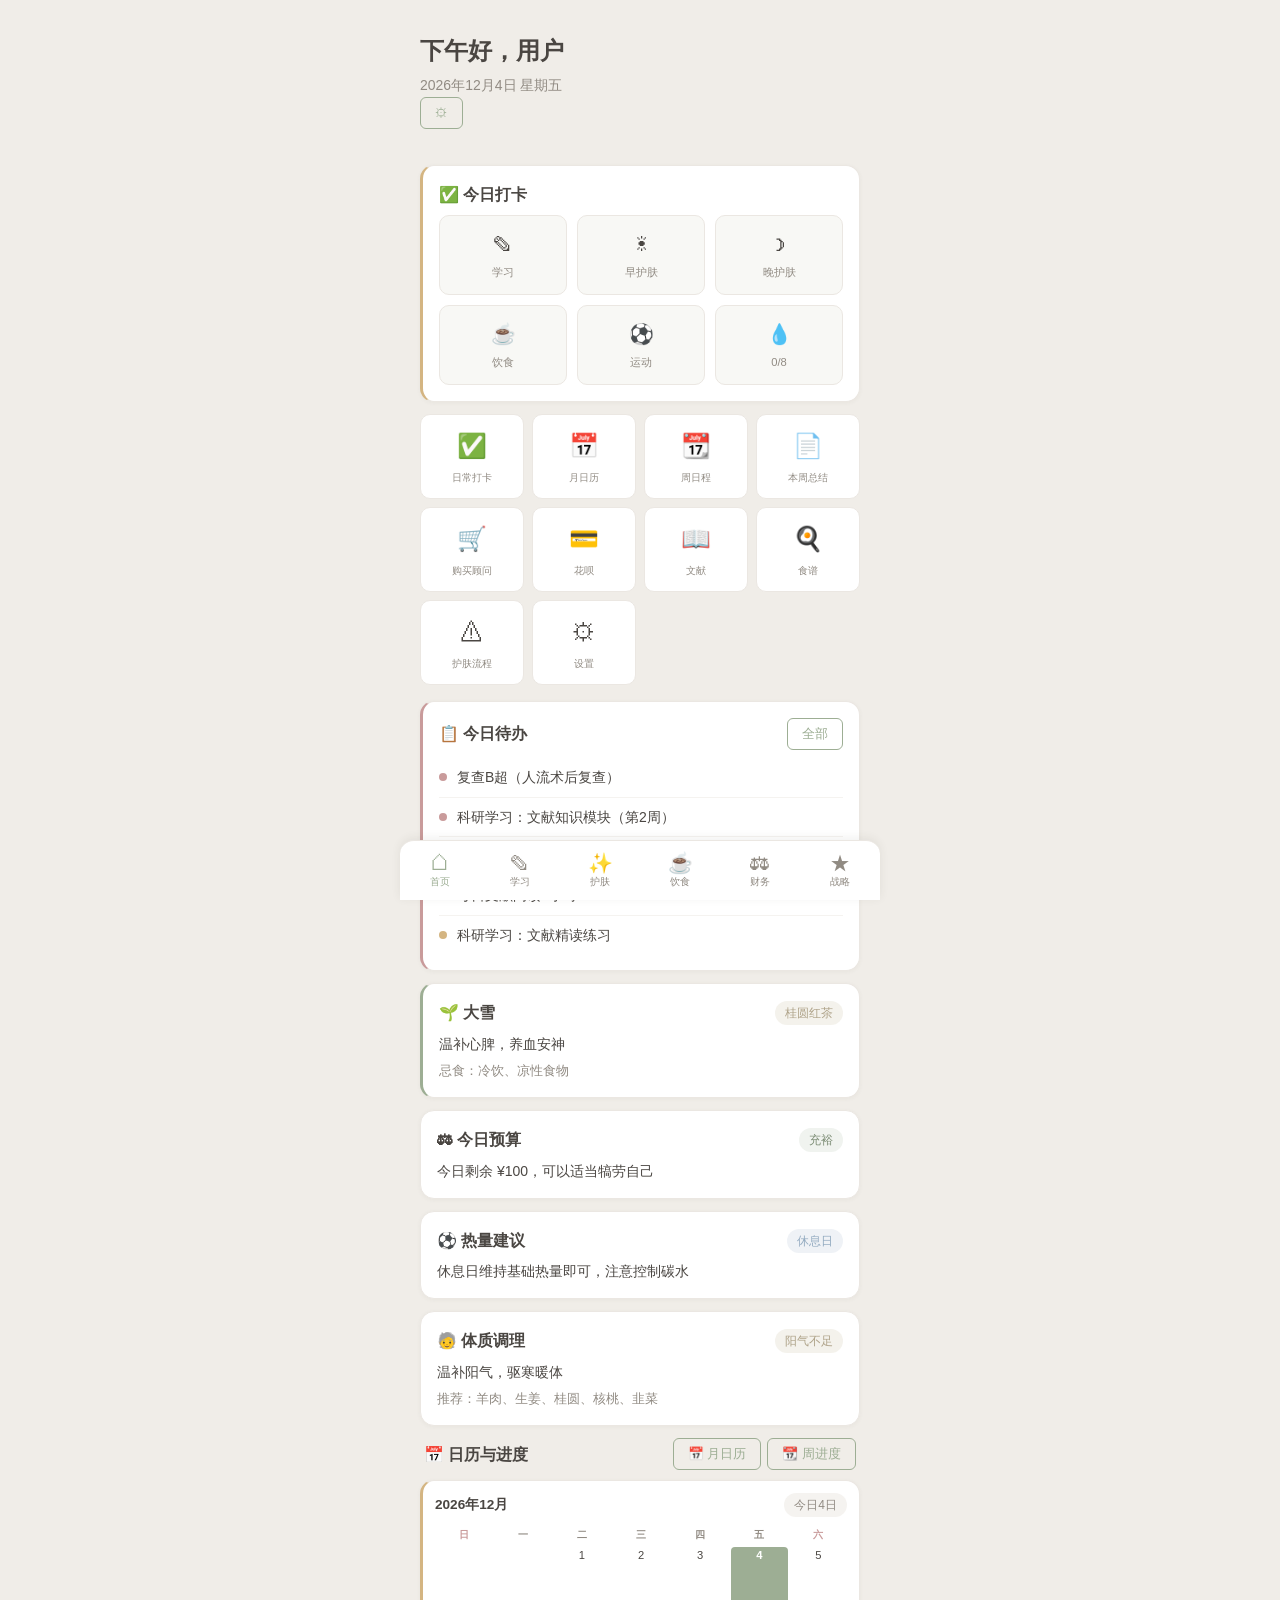
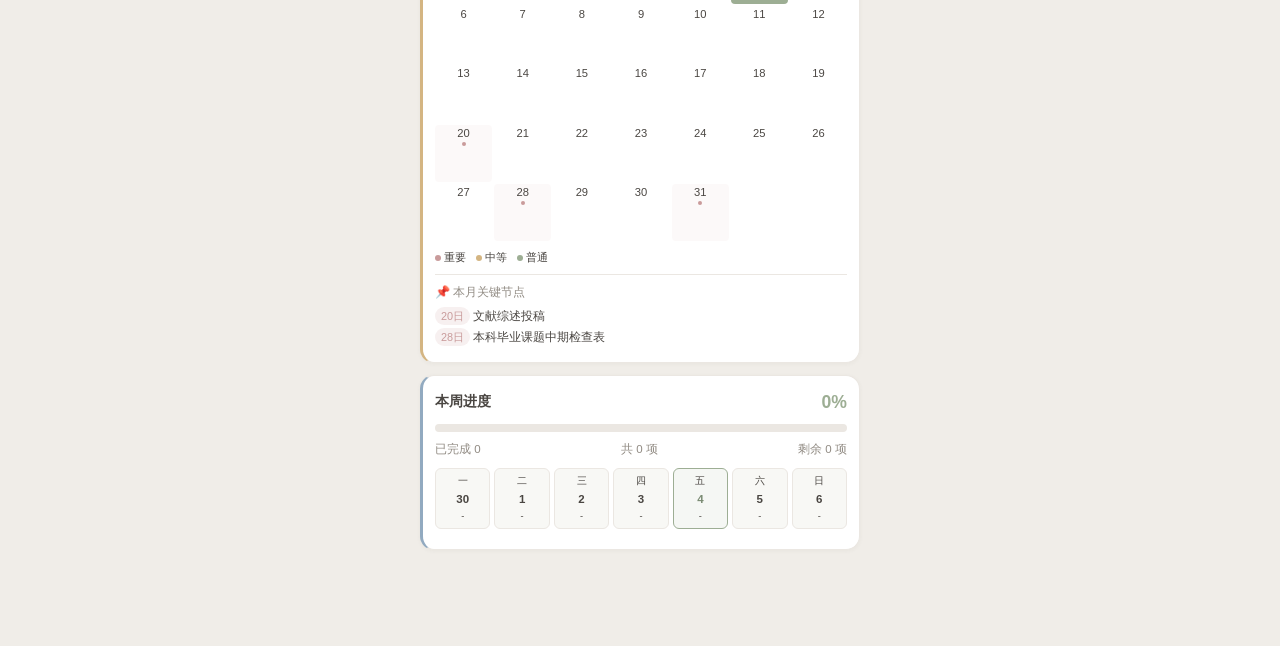
<file: index.html>
<!DOCTYPE html>
<html lang="zh-CN">
<head>
  <meta charset="UTF-8">
  <meta name="viewport" content="width=device-width, initial-scale=1.0, maximum-scale=1.0, user-scalable=no, viewport-fit=cover">
  <meta name="theme-color" content="#9DAE94">
  <meta name="apple-mobile-web-app-capable" content="yes">
  <meta name="apple-mobile-web-app-status-bar-style" content="default">
  <meta name="apple-mobile-web-app-title" content="工作台">
  <meta name="description" content="个人生活管理工作台 - 集成学习、护肤、饮食、运动、财务与战略规划">
  <link rel="manifest" href="./manifest.json?v=14">
  <link rel="icon" type="image/svg+xml" href="data:image/svg+xml,%3Csvg xmlns='http://www.w3.org/2000/svg' viewBox='0 0 192 192'%3E%3Crect width='192' height='192' rx='40' fill='%239DAE94'/%3E%3Cpath d='M96 40 L96 152' stroke='white' stroke-width='8' stroke-linecap='round'/%3E%3Cpath d='M60 76 L96 40 L132 76' stroke='white' stroke-width='8' stroke-linecap='round' stroke-linejoin='round' fill='none'/%3E%3Cpath d='M52 120 L140 120' stroke='white' stroke-width='8' stroke-linecap='round'/%3E%3C/svg%3E">
  <link rel="apple-touch-icon" href="data:image/svg+xml,%3Csvg xmlns='http://www.w3.org/2000/svg' viewBox='0 0 192 192'%3E%3Crect width='192' height='192' rx='40' fill='%239DAE94'/%3E%3Cpath d='M96 40 L96 152' stroke='white' stroke-width='8' stroke-linecap='round'/%3E%3Cpath d='M60 76 L96 40 L132 76' stroke='white' stroke-width='8' stroke-linecap='round' stroke-linejoin='round' fill='none'/%3E%3Cpath d='M52 120 L140 120' stroke='white' stroke-width='8' stroke-linecap='round'/%3E%3C/svg%3E">
  <title>个人工作台</title>
  <link rel="stylesheet" href="./style.css?v=14">
</head>
<body>
  <div id="app">
    <div id="app-content"></div>
    <div id="nav-container"></div>
  </div>
  <!-- 第一步：在加载任何脚本前，先清除旧Service Worker和缓存 -->
  <script>
    (function() {
      // 1. 注销所有旧Service Worker
      if ('serviceWorker' in navigator) {
        navigator.serviceWorker.getRegistrations().then(function(registrations) {
          registrations.forEach(function(reg) {
            console.log('[Cleanup] 注销旧SW:', reg.scope);
            reg.unregister();
          });
        });
      }
      // 2. 清除所有caches
      if ('caches' in window) {
        caches.keys().then(function(names) {
          names.forEach(function(name) {
            console.log('[Cleanup] 删除缓存:', name);
            caches.delete(name);
          });
        });
      }
    })();
  </script>
  <!-- 第二步：加载应用脚本（带版本号避免缓存） -->
  <script src="content-data.js?v=14"></script>
  <script src="content-renderer.js?v=14"></script>
  <script src="./app.js?v=14"></script>
  <!-- 第三步：注册新Service Worker -->
  <script>
    if ('serviceWorker' in navigator) {
      window.addEventListener('load', function() {
        navigator.serviceWorker.register('./sw.js?v=14').then(function(reg) {
          console.log('[SW] 注册成功');
        }).catch(function(err) {
          console.warn('[SW] 注册失败:', err);
        });
      });
    }
  </script>
</body>
</html>
</file>
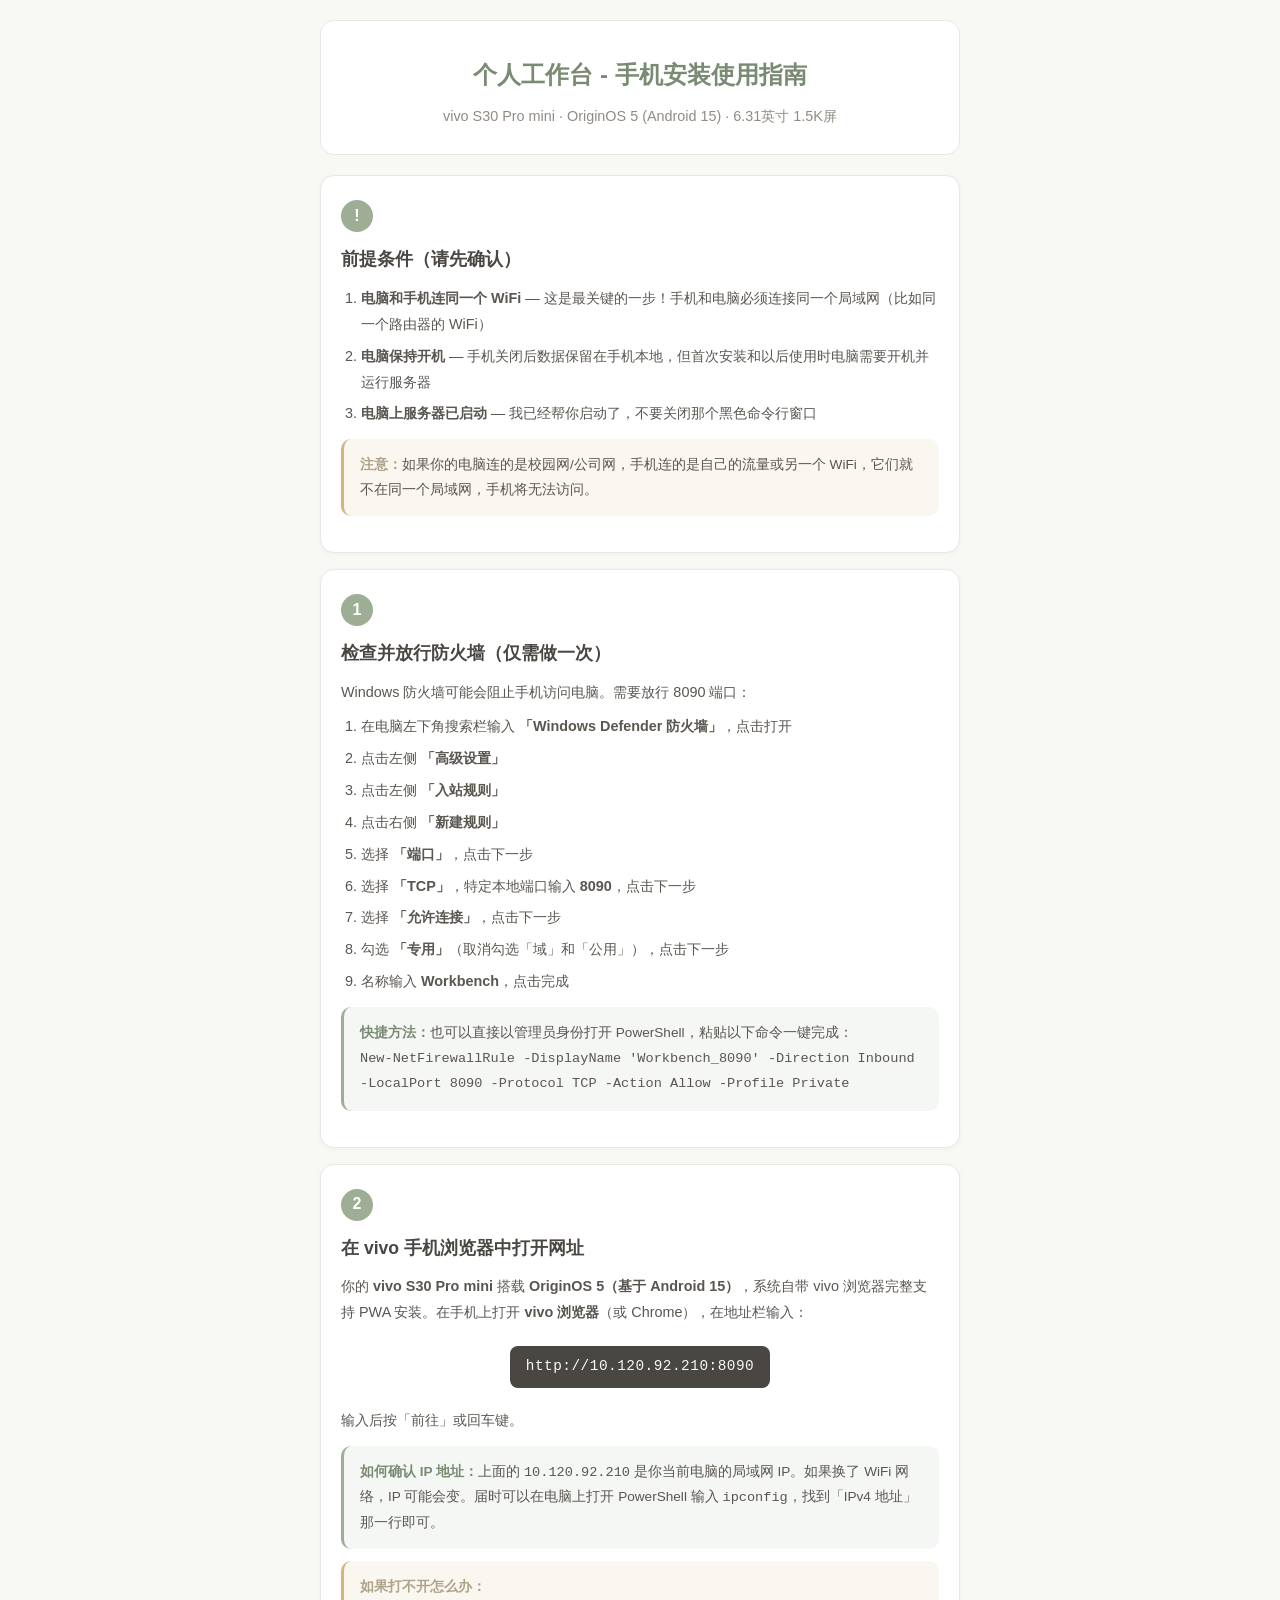
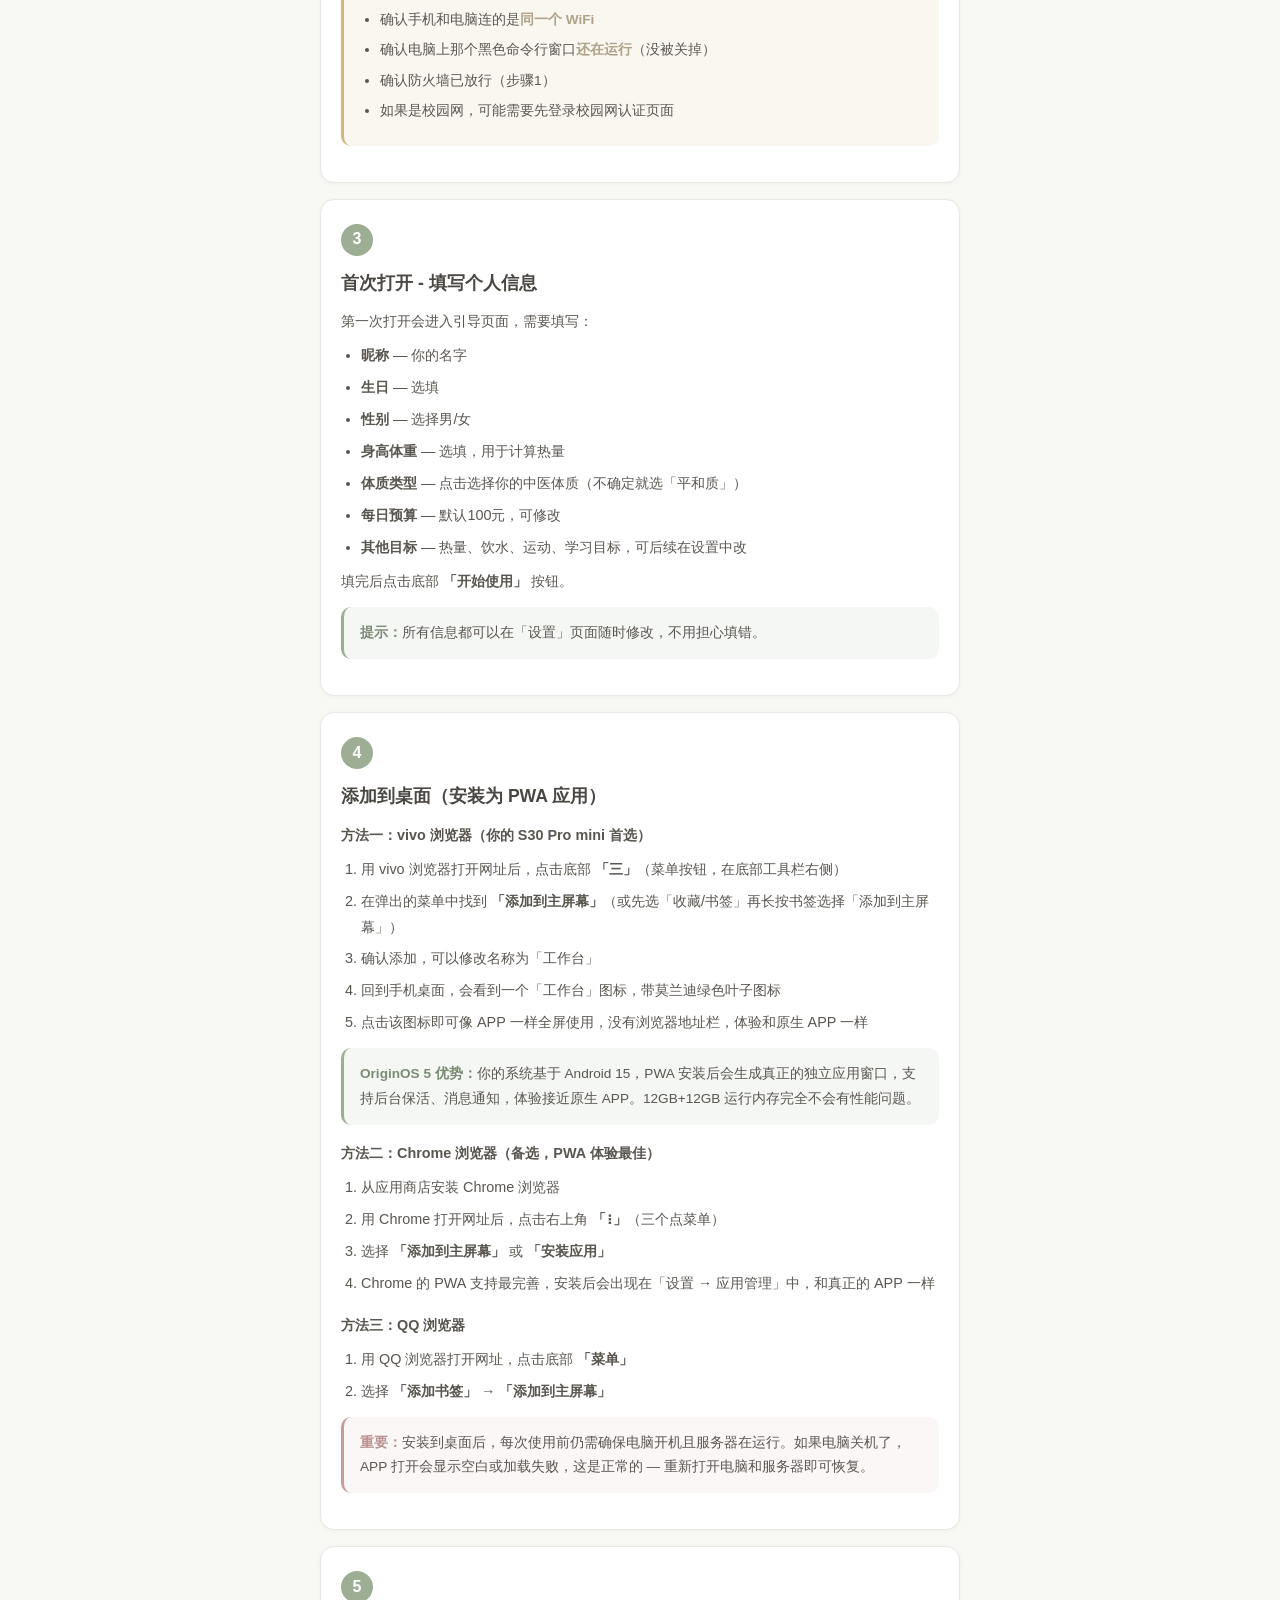
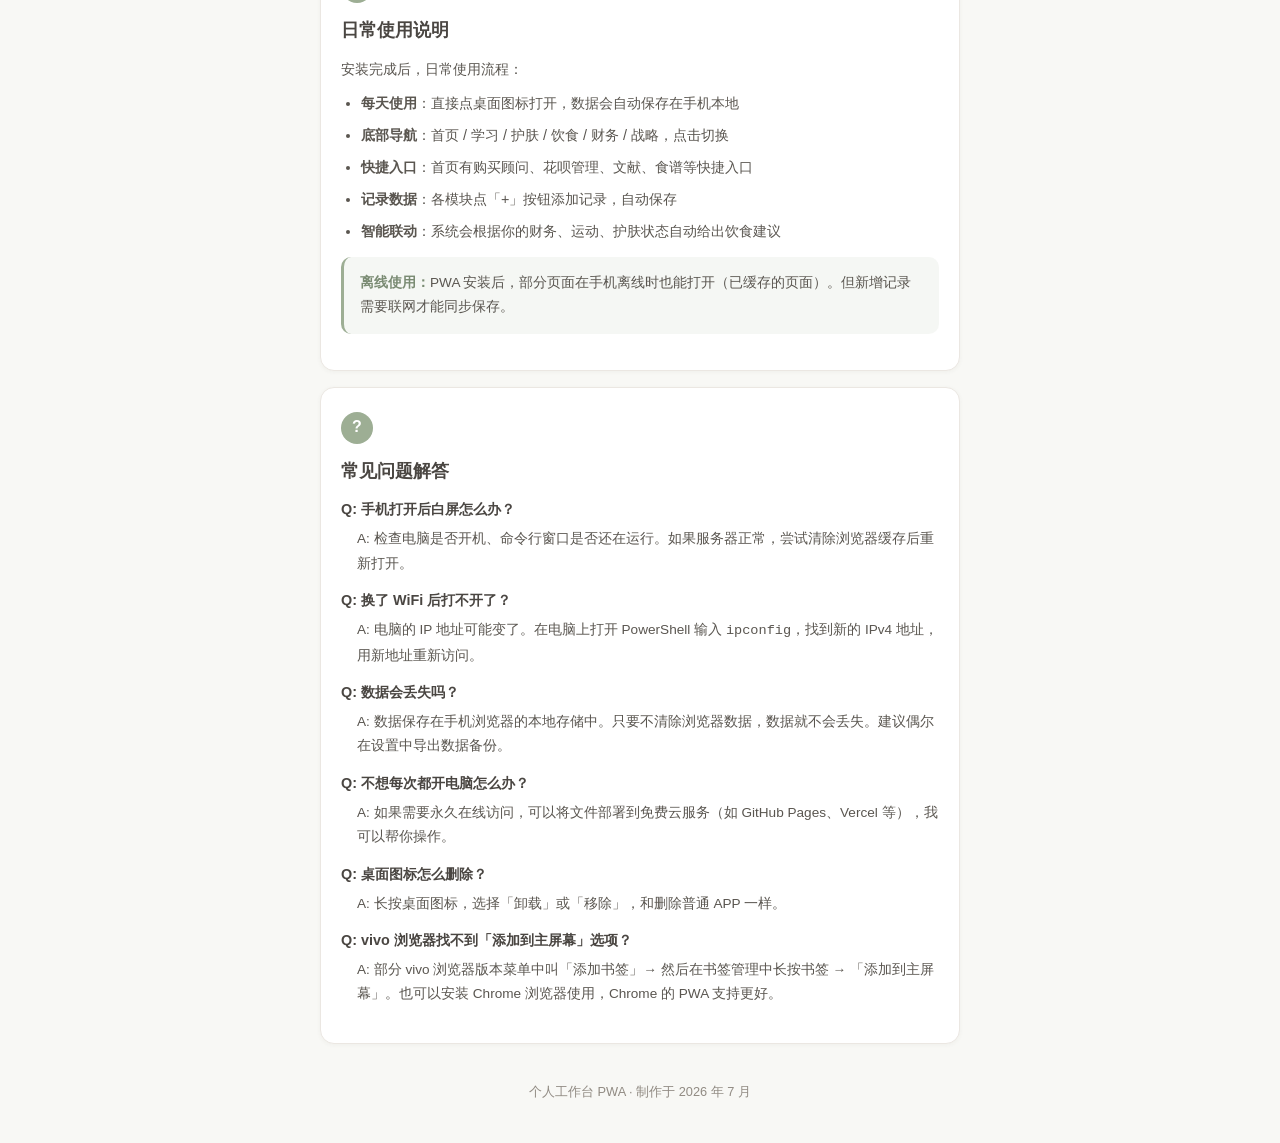
<file: 手机安装使用指南.html>
<!DOCTYPE html>
<html lang="zh-CN">
<head>
<meta charset="UTF-8">
<meta name="viewport" content="width=device-width, initial-scale=1.0">
<title>个人工作台 - 手机安装使用指南</title>
<style>
  * { box-sizing: border-box; margin: 0; padding: 0; }
  body {
    font-family: -apple-system, BlinkMacSystemFont, 'Segoe UI', 'PingFang SC', 'Microsoft YaHei', sans-serif;
    background: #F8F8F5;
    color: #4A4642;
    line-height: 1.8;
    padding: 20px;
    max-width: 680px;
    margin: 0 auto;
  }
  .header {
    text-align: center;
    padding: 32px 16px 24px;
    background: #fff;
    border-radius: 14px;
    margin-bottom: 20px;
    border: 1px solid #EBE7E2;
  }
  .header h1 {
    font-size: 1.5rem;
    color: #7A8B73;
    margin-bottom: 8px;
  }
  .header p {
    font-size: 0.9rem;
    color: #918B83;
  }
  .step-card {
    background: #fff;
    border-radius: 14px;
    padding: 24px 20px;
    margin-bottom: 16px;
    border: 1px solid #EBE7E2;
    box-shadow: 0 1px 4px rgba(74,70,66,0.05);
  }
  .step-num {
    display: inline-flex;
    align-items: center;
    justify-content: center;
    width: 32px;
    height: 32px;
    border-radius: 50%;
    background: #9DAE94;
    color: #fff;
    font-size: 1rem;
    font-weight: 700;
    margin-bottom: 12px;
  }
  .step-title {
    font-size: 1.1rem;
    font-weight: 600;
    margin-bottom: 10px;
    color: #4A4642;
  }
  .step-content {
    font-size: 0.9rem;
    color: #5A5650;
    line-height: 1.8;
  }
  .step-content ol, .step-content ul {
    padding-left: 20px;
    margin: 8px 0;
  }
  .step-content li {
    margin-bottom: 6px;
  }
  .tip-box {
    background: rgba(157,174,148,0.1);
    border-radius: 10px;
    padding: 14px 16px;
    margin: 12px 0;
    font-size: 0.85rem;
    color: #5A5650;
    border-left: 3px solid #9DAE94;
  }
  .tip-box strong {
    color: #7A8B73;
  }
  .warn-box {
    background: rgba(212,181,130,0.12);
    border-radius: 10px;
    padding: 14px 16px;
    margin: 12px 0;
    font-size: 0.85rem;
    color: #5A5650;
    border-left: 3px solid #D4B582;
  }
  .warn-box strong {
    color: #AEA288;
  }
  .danger-box {
    background: rgba(201,155,155,0.08);
    border-radius: 10px;
    padding: 14px 16px;
    margin: 12px 0;
    font-size: 0.85rem;
    color: #5A5650;
    border-left: 3px solid #C99B9B;
  }
  .danger-box strong {
    color: #B89090;
  }
  .url-box {
    display: inline-block;
    background: #4A4642;
    color: #F8F8F5;
    padding: 8px 16px;
    border-radius: 8px;
    font-family: 'Courier New', monospace;
    font-size: 0.9rem;
    letter-spacing: 0.5px;
    margin: 4px 0;
    user-select: all;
    -webkit-user-select: all;
  }
  .img-placeholder {
    display: flex;
    align-items: center;
    justify-content: center;
    height: 80px;
    background: #F0EDE8;
    border-radius: 8px;
    color: #918B83;
    font-size: 0.8rem;
    margin: 12px 0;
    border: 2px dashed #D9D0BB;
  }
  .footer {
    text-align: center;
    padding: 20px;
    color: #918B83;
    font-size: 0.8rem;
  }
  .faq-item {
    margin-bottom: 12px;
  }
  .faq-q {
    font-weight: 600;
    color: #4A4642;
    font-size: 0.9rem;
    margin-bottom: 4px;
  }
  .faq-a {
    font-size: 0.85rem;
    color: #5A5650;
    padding-left: 16px;
  }
</style>
</head>
<body>

<div class="header">
  <h1>个人工作台 - 手机安装使用指南</h1>
  <p>vivo S30 Pro mini · OriginOS 5 (Android 15) · 6.31英寸 1.5K屏</p>
</div>

<!-- 前提条件 -->
<div class="step-card">
  <span class="step-num">!</span>
  <div class="step-title">前提条件（请先确认）</div>
  <div class="step-content">
    <ol>
      <li><strong>电脑和手机连同一个 WiFi</strong> — 这是最关键的一步！手机和电脑必须连接同一个局域网（比如同一个路由器的 WiFi）</li>
      <li><strong>电脑保持开机</strong> — 手机关闭后数据保留在手机本地，但首次安装和以后使用时电脑需要开机并运行服务器</li>
      <li><strong>电脑上服务器已启动</strong> — 我已经帮你启动了，不要关闭那个黑色命令行窗口</li>
    </ol>
    <div class="warn-box">
      <strong>注意：</strong>如果你的电脑连的是校园网/公司网，手机连的是自己的流量或另一个 WiFi，它们就不在同一个局域网，手机将无法访问。
    </div>
  </div>
</div>

<!-- 步骤1：检查防火墙 -->
<div class="step-card">
  <span class="step-num">1</span>
  <div class="step-title">检查并放行防火墙（仅需做一次）</div>
  <div class="step-content">
    <p>Windows 防火墙可能会阻止手机访问电脑。需要放行 8090 端口：</p>
    <ol>
      <li>在电脑左下角搜索栏输入 <strong>「Windows Defender 防火墙」</strong>，点击打开</li>
      <li>点击左侧 <strong>「高级设置」</strong></li>
      <li>点击左侧 <strong>「入站规则」</strong></li>
      <li>点击右侧 <strong>「新建规则」</strong></li>
      <li>选择 <strong>「端口」</strong>，点击下一步</li>
      <li>选择 <strong>「TCP」</strong>，特定本地端口输入 <strong>8090</strong>，点击下一步</li>
      <li>选择 <strong>「允许连接」</strong>，点击下一步</li>
      <li>勾选 <strong>「专用」</strong>（取消勾选「域」和「公用」），点击下一步</li>
      <li>名称输入 <strong>Workbench</strong>，点击完成</li>
    </ol>
    <div class="tip-box">
      <strong>快捷方法：</strong>也可以直接以管理员身份打开 PowerShell，粘贴以下命令一键完成：<br>
      <code>New-NetFirewallRule -DisplayName 'Workbench_8090' -Direction Inbound -LocalPort 8090 -Protocol TCP -Action Allow -Profile Private</code>
    </div>
  </div>
</div>

<!-- 步骤2：手机打开网址 -->
<div class="step-card">
  <span class="step-num">2</span>
  <div class="step-title">在 vivo 手机浏览器中打开网址</div>
  <div class="step-content">
    <p>你的 <strong>vivo S30 Pro mini</strong> 搭载 <strong>OriginOS 5（基于 Android 15）</strong>，系统自带 vivo 浏览器完整支持 PWA 安装。在手机上打开 <strong>vivo 浏览器</strong>（或 Chrome），在地址栏输入：</p>
    <div style="text-align:center; margin: 16px 0;">
      <span class="url-box">http://10.120.92.210:8090</span>
    </div>
    <p>输入后按「前往」或回车键。</p>
    <div class="tip-box">
      <strong>如何确认 IP 地址：</strong>上面的 <code>10.120.92.210</code> 是你当前电脑的局域网 IP。如果换了 WiFi 网络，IP 可能会变。届时可以在电脑上打开 PowerShell 输入 <code>ipconfig</code>，找到「IPv4 地址」那一行即可。
    </div>
    <div class="warn-box">
      <strong>如果打不开怎么办：</strong>
      <ul>
        <li>确认手机和电脑连的是<strong>同一个 WiFi</strong></li>
        <li>确认电脑上那个黑色命令行窗口<strong>还在运行</strong>（没被关掉）</li>
        <li>确认防火墙已放行（步骤1）</li>
        <li>如果是校园网，可能需要先登录校园网认证页面</li>
      </ul>
    </div>
  </div>
</div>

<!-- 步骤3：填写初始信息 -->
<div class="step-card">
  <span class="step-num">3</span>
  <div class="step-title">首次打开 - 填写个人信息</div>
  <div class="step-content">
    <p>第一次打开会进入引导页面，需要填写：</p>
    <ul>
      <li><strong>昵称</strong> — 你的名字</li>
      <li><strong>生日</strong> — 选填</li>
      <li><strong>性别</strong> — 选择男/女</li>
      <li><strong>身高体重</strong> — 选填，用于计算热量</li>
      <li><strong>体质类型</strong> — 点击选择你的中医体质（不确定就选「平和质」）</li>
      <li><strong>每日预算</strong> — 默认100元，可修改</li>
      <li><strong>其他目标</strong> — 热量、饮水、运动、学习目标，可后续在设置中改</li>
    </ul>
    <p>填完后点击底部 <strong>「开始使用」</strong> 按钮。</p>
    <div class="tip-box">
      <strong>提示：</strong>所有信息都可以在「设置」页面随时修改，不用担心填错。
    </div>
  </div>
</div>

<!-- 步骤4：安装到桌面（PWA） -->
<div class="step-card">
  <span class="step-num">4</span>
  <div class="step-title">添加到桌面（安装为 PWA 应用）</div>
  <div class="step-content">
    <p><strong>方法一：vivo 浏览器（你的 S30 Pro mini 首选）</strong></p>
    <ol>
      <li>用 vivo 浏览器打开网址后，点击底部 <strong>「三」</strong>（菜单按钮，在底部工具栏右侧）</li>
      <li>在弹出的菜单中找到 <strong>「添加到主屏幕」</strong>（或先选「收藏/书签」再长按书签选择「添加到主屏幕」）</li>
      <li>确认添加，可以修改名称为「工作台」</li>
      <li>回到手机桌面，会看到一个「工作台」图标，带莫兰迪绿色叶子图标</li>
      <li>点击该图标即可像 APP 一样全屏使用，没有浏览器地址栏，体验和原生 APP 一样</li>
    </ol>
    <div class="tip-box">
      <strong>OriginOS 5 优势：</strong>你的系统基于 Android 15，PWA 安装后会生成真正的独立应用窗口，支持后台保活、消息通知，体验接近原生 APP。12GB+12GB 运行内存完全不会有性能问题。
    </div>

    <p style="margin-top: 16px;"><strong>方法二：Chrome 浏览器（备选，PWA 体验最佳）</strong></p>
    <ol>
      <li>从应用商店安装 Chrome 浏览器</li>
      <li>用 Chrome 打开网址后，点击右上角 <strong>「⋮」</strong>（三个点菜单）</li>
      <li>选择 <strong>「添加到主屏幕」</strong> 或 <strong>「安装应用」</strong></li>
      <li>Chrome 的 PWA 支持最完善，安装后会出现在「设置 → 应用管理」中，和真正的 APP 一样</li>
    </ol>

    <p style="margin-top: 16px;"><strong>方法三：QQ 浏览器</strong></p>
    <ol>
      <li>用 QQ 浏览器打开网址，点击底部 <strong>「菜单」</strong></li>
      <li>选择 <strong>「添加书签」</strong> → <strong>「添加到主屏幕」</strong></li>
    </ol>

    <div class="danger-box">
      <strong>重要：</strong>安装到桌面后，每次使用前仍需确保电脑开机且服务器在运行。如果电脑关机了，APP 打开会显示空白或加载失败，这是正常的 — 重新打开电脑和服务器即可恢复。
    </div>
  </div>
</div>

<!-- 步骤5：日常使用 -->
<div class="step-card">
  <span class="step-num">5</span>
  <div class="step-title">日常使用说明</div>
  <div class="step-content">
    <p>安装完成后，日常使用流程：</p>
    <ul>
      <li><strong>每天使用</strong>：直接点桌面图标打开，数据会自动保存在手机本地</li>
      <li><strong>底部导航</strong>：首页 / 学习 / 护肤 / 饮食 / 财务 / 战略，点击切换</li>
      <li><strong>快捷入口</strong>：首页有购买顾问、花呗管理、文献、食谱等快捷入口</li>
      <li><strong>记录数据</strong>：各模块点「+」按钮添加记录，自动保存</li>
      <li><strong>智能联动</strong>：系统会根据你的财务、运动、护肤状态自动给出饮食建议</li>
    </ul>
    <div class="tip-box">
      <strong>离线使用：</strong>PWA 安装后，部分页面在手机离线时也能打开（已缓存的页面）。但新增记录需要联网才能同步保存。
    </div>
  </div>
</div>

<!-- 常见问题 -->
<div class="step-card">
  <span class="step-num">?</span>
  <div class="step-title">常见问题解答</div>
  <div class="step-content">
    <div class="faq-item">
      <div class="faq-q">Q: 手机打开后白屏怎么办？</div>
      <div class="faq-a">A: 检查电脑是否开机、命令行窗口是否还在运行。如果服务器正常，尝试清除浏览器缓存后重新打开。</div>
    </div>
    <div class="faq-item">
      <div class="faq-q">Q: 换了 WiFi 后打不开了？</div>
      <div class="faq-a">A: 电脑的 IP 地址可能变了。在电脑上打开 PowerShell 输入 <code>ipconfig</code>，找到新的 IPv4 地址，用新地址重新访问。</div>
    </div>
    <div class="faq-item">
      <div class="faq-q">Q: 数据会丢失吗？</div>
      <div class="faq-a">A: 数据保存在手机浏览器的本地存储中。只要不清除浏览器数据，数据就不会丢失。建议偶尔在设置中导出数据备份。</div>
    </div>
    <div class="faq-item">
      <div class="faq-q">Q: 不想每次都开电脑怎么办？</div>
      <div class="faq-a">A: 如果需要永久在线访问，可以将文件部署到免费云服务（如 GitHub Pages、Vercel 等），我可以帮你操作。</div>
    </div>
    <div class="faq-item">
      <div class="faq-q">Q: 桌面图标怎么删除？</div>
      <div class="faq-a">A: 长按桌面图标，选择「卸载」或「移除」，和删除普通 APP 一样。</div>
    </div>
    <div class="faq-item">
      <div class="faq-q">Q: vivo 浏览器找不到「添加到主屏幕」选项？</div>
      <div class="faq-a">A: 部分 vivo 浏览器版本菜单中叫「添加书签」→ 然后在书签管理中长按书签 → 「添加到主屏幕」。也可以安装 Chrome 浏览器使用，Chrome 的 PWA 支持更好。</div>
    </div>
  </div>
</div>

<div class="footer">
  个人工作台 PWA · 制作于 2026 年 7 月
</div>

</body>
</html>
</file>
<file: style.css>
﻿/**
 * ========================================
 * 个人工作台 PWA - 全局样式（莫兰迪色系）
 * ========================================
 */

/* ============================================
   1. CSS变量 & 基础重置
   ============================================ */
:root {
  /* 莫兰迪浅色系 - 柔和淡雅 */
  --color-primary: #9DAE94;
  --color-primary-light: #B8C7B1;
  --color-primary-dark: #7A8B73;
  --color-primary-alpha: rgba(157, 174, 148, 0.1);
  --color-secondary: #C9BDA1;
  --color-secondary-light: #D9D0BB;
  --color-secondary-dark: #AEA288;
  --color-bg: #F8F8F5;
  --color-card: #FFFFFF;
  --color-text: #4A4642;
  --color-text-secondary: #918B83;
  --color-border: #EBE7E2;
  --color-success: #9DAE94;
  --color-warning: #D4B582;
  --color-danger: #C99B9B;
  --color-info: #92AAC0;
  --radius-card: 14px;
  --radius-normal: 10px;
  --radius-small: 6px;
  --shadow-sm: 0 1px 4px rgba(74,70,66,0.05);
  --shadow-md: 0 4px 14px rgba(74,70,66,0.07);
  --shadow-lg: 0 8px 28px rgba(74,70,66,0.1);
  --font-family: -apple-system, BlinkMacSystemFont, 'Segoe UI', 'PingFang SC',
    'Hiragino Sans GB', 'Microsoft YaHei', 'Helvetica Neue', Helvetica,
    Arial, sans-serif;
  --nav-height: 60px;
  --header-height: 56px;
}

*,
*::before,
*::after {
  box-sizing: border-box;
  margin: 0;
  padding: 0;
}

html {
  font-size: 16px;
  -webkit-text-size-adjust: 100%;
  -webkit-tap-highlight-color: transparent;
  -webkit-overflow-scrolling: touch;
}

body {
  font-family: var(--font-family);
  color: var(--color-text);
  background-color: var(--color-bg);
  line-height: 1.6;
  min-height: 100vh;
  overflow-x: hidden;
  -webkit-font-smoothing: antialiased;
  -moz-osx-font-smoothing: grayscale;
  /* vivo 手机触控优化 */
  overscroll-behavior-y: contain;
  -webkit-user-select: none;
  user-select: none;
}

/* 允许输入框选中文字 */
input, textarea, select {
  -webkit-user-select: auto;
  user-select: auto;
}

/* ============================================
   2. 应用容器 & 布局
   ============================================ */
#app-content {
  padding: 16px;
  padding-bottom: calc(var(--nav-height) + 24px);
  max-width: 480px;
  margin: 0 auto;
  min-height: calc(100vh - var(--nav-height));
}

.page {
  animation: fadeIn 0.25s ease;
}

@keyframes fadeIn {
  from { opacity: 0; transform: translateY(8px); }
  to   { opacity: 1; transform: translateY(0); }
}

/* ============================================
   3. 页面头部
   ============================================ */
.page-header {
  display: flex;
  align-items: center;
  justify-content: space-between;
  margin-bottom: 16px;
  padding: 8px 0;
}

.page-header h2 {
  font-size: 1.25rem;
  font-weight: 600;
  color: var(--color-text);
}

.home-header {
  margin-bottom: 20px;
  padding: 16px 0;
}

.greeting h2 {
  font-size: 1.5rem;
  font-weight: 600;
  color: var(--color-text);
  margin-bottom: 4px;
}

.date-text {
  color: var(--color-text-secondary);
  font-size: 0.875rem;
}

/* ============================================
   4. 卡片样式
   ============================================ */
.card {
  background: var(--color-card);
  border-radius: var(--radius-card);
  padding: 16px;
  margin-bottom: 12px;
  box-shadow: var(--shadow-sm);
  border: 1px solid var(--color-border);
  transition: box-shadow 0.2s ease;
}

.card:active {
  box-shadow: var(--shadow-md);
}

.card-header {
  display: flex;
  align-items: center;
  justify-content: space-between;
  margin-bottom: 8px;
}

.card-title {
  font-size: 1rem;
  font-weight: 600;
  color: var(--color-text);
}

.card-desc {
  font-size: 0.875rem;
  color: var(--color-text);
  line-height: 1.5;
}

.card-note {
  font-size: 0.8rem;
  color: var(--color-text-secondary);
  margin-top: 6px;
}

.card-list {
  display: flex;
  flex-direction: column;
  gap: 12px;
}

/* ============================================
   5. 统计卡片
   ============================================ */
.stat-cards {
  display: grid;
  grid-template-columns: repeat(3, 1fr);
  gap: 10px;
  margin-bottom: 16px;
}

.stat-card {
  background: var(--color-card);
  border-radius: var(--radius-card);
  padding: 14px 10px;
  text-align: center;
  box-shadow: var(--shadow-sm);
  border: 1px solid var(--color-border);
}

.stat-value {
  font-size: 1.375rem;
  font-weight: 700;
  color: var(--color-primary);
  margin-bottom: 4px;
}

.stat-income {
  color: var(--color-primary);
}

.stat-expense {
  color: var(--color-danger);
}

.stat-over {
  color: var(--color-danger) !important;
}

.stat-label {
  font-size: 0.75rem;
  color: var(--color-text-secondary);
}

.stat-bar {
  width: 100%;
  height: 4px;
  background: var(--color-border);
  border-radius: 2px;
  margin-top: 8px;
  overflow: hidden;
}

.stat-bar-fill {
  height: 100%;
  background: var(--color-primary);
  border-radius: 2px;
  transition: width 0.3s ease;
}

/* ============================================
   6. 记录卡片
   ============================================ */
.record-card {
  position: relative;
}

.record-header {
  display: flex;
  align-items: center;
  justify-content: space-between;
  margin-bottom: 6px;
}

.record-title {
  font-size: 0.95rem;
  font-weight: 600;
  color: var(--color-text);
}

.record-title.done {
  text-decoration: line-through;
  color: var(--color-text-secondary);
}

.record-content {
  font-size: 0.85rem;
  color: var(--color-text-secondary);
  line-height: 1.5;
}

.record-date {
  font-size: 0.75rem;
  color: var(--color-text-secondary);
}

.record-amount {
  font-size: 1rem;
  font-weight: 600;
}

.amount-income {
  color: var(--color-primary);
}

.amount-expense {
  color: var(--color-danger);
}

.record-tags {
  display: flex;
  flex-wrap: wrap;
  gap: 6px;
  margin-top: 8px;
}

.record-note {
  font-size: 0.8rem;
  color: var(--color-text-secondary);
  margin-top: 6px;
  padding-top: 6px;
  border-top: 1px dashed var(--color-border);
}

/* ============================================
   7. 标签颜色（莫兰迪色调）
   ============================================ */
.tag {
  display: inline-block;
  padding: 3px 10px;
  border-radius: 20px;
  font-size: 0.75rem;
  font-weight: 500;
  line-height: 1.5;
  white-space: nowrap;
}

/* 茶饮/节气标签 */
.tag-tea {
  background: rgba(201, 189, 161, 0.2);
  color: var(--color-secondary-dark);
}

/* 皮肤状态标签 */
.tag-skin {
  background: rgba(201, 155, 155, 0.18);
  color: #B89090;
}

.tag-skin-condition {
  background: var(--color-border);
  color: var(--color-text-secondary);
  cursor: pointer;
  transition: all 0.2s;
}

.tag-skin-condition:hover,
.tag-skin-condition.active {
  background: rgba(201, 155, 155, 0.2);
  color: var(--color-danger);
}

.tag-skin-condition-small {
  background: rgba(201, 155, 155, 0.15);
  color: #B89090;
}

/* 学习标签 */
.tag-study {
  background: rgba(146, 170, 192, 0.15);
  color: var(--color-info);
}

.tag-progress {
  background: rgba(157, 174, 148, 0.15);
  color: var(--color-primary-dark);
}

/* 运动/热量标签 */
.tag-exercise {
  background: rgba(157, 174, 148, 0.15);
  color: var(--color-primary-dark);
}

.tag-cal {
  background: rgba(212, 181, 130, 0.15);
  color: var(--color-warning);
}

/* 饮水标签 */
.tag-water {
  background: rgba(146, 170, 192, 0.15);
  color: var(--color-info);
}

/* 财务标签 */
.tag-expense {
  background: rgba(201, 155, 155, 0.15);
  color: var(--color-danger);
}

.tag-income {
  background: rgba(157, 174, 148, 0.15);
  color: var(--color-primary-dark);
}

.tag-category {
  background: var(--color-border);
  color: var(--color-text-secondary);
}

.tag-date-small {
  background: rgba(235, 231, 226, 0.5);
  color: var(--color-text-secondary);
}

/* 预算状态标签 */
.tag-good {
  background: rgba(157, 174, 148, 0.15);
  color: var(--color-primary-dark);
}

.tag-normal {
  background: rgba(146, 170, 192, 0.15);
  color: var(--color-info);
}

.tag-caution {
  background: rgba(212, 181, 130, 0.15);
  color: var(--color-warning);
}

.tag-warning {
  background: rgba(201, 155, 155, 0.15);
  color: var(--color-danger);
}

/* 体质标签 */
.tag-constitution {
  background: rgba(201, 189, 161, 0.2);
  color: var(--color-secondary-dark);
}

/* 信息标签 */
.tag-info {
  background: rgba(146, 170, 192, 0.15);
  color: var(--color-info);
}

/* 优先级标签 */
.tag-priority-high {
  background: rgba(201, 155, 155, 0.15);
  color: var(--color-danger);
}

.tag-priority-medium {
  background: rgba(212, 181, 130, 0.15);
  color: var(--color-warning);
}

.tag-priority-low {
  background: rgba(157, 174, 148, 0.15);
  color: var(--color-primary-dark);
}

/* 标签组 */
.tag-group {
  display: flex;
  flex-wrap: wrap;
  gap: 8px;
  margin-top: 10px;
}

/* ============================================
   8. 按钮样式
   ============================================ */
.btn {
  display: inline-flex;
  align-items: center;
  justify-content: center;
  gap: 4px;
  padding: 10px 20px;
  border: none;
  border-radius: var(--radius-normal);
  font-size: 0.875rem;
  font-weight: 500;
  cursor: pointer;
  transition: all 0.2s ease;
  font-family: var(--font-family);
  line-height: 1.4;
  white-space: nowrap;
  user-select: none;
}

.btn:active {
  transform: scale(0.97);
}

.btn-sm {
  padding: 6px 14px;
  font-size: 0.8rem;
  border-radius: var(--radius-small);
}

.btn-primary {
  background: var(--color-primary);
  color: #FFFFFF;
}

.btn-primary:hover {
  background: var(--color-primary-dark);
}

.btn-default {
  background: var(--color-bg);
  color: var(--color-text);
  border: 1px solid var(--color-border);
}

.btn-default:hover {
  background: var(--color-border);
}

.btn-outline {
  background: transparent;
  color: var(--color-primary);
  border: 1px solid var(--color-primary);
}

.btn-outline:hover {
  background: var(--color-primary-alpha);
}

.btn-danger {
  background: var(--color-danger);
  color: #FFFFFF;
}

.btn-danger:hover {
  background: #B07878;
}

.btn-delete {
  background: none;
  border: none;
  color: var(--color-text-secondary);
  font-size: 1rem;
  cursor: pointer;
  padding: 4px 8px;
  border-radius: var(--radius-small);
  transition: color 0.2s;
  font-family: var(--font-family);
}

.btn-delete:hover {
  color: var(--color-danger);
}
.btn-edit {
  background: none;
  border: none;
  color: var(--color-text-secondary);
  font-size: 1rem;
  cursor: pointer;
  padding: 4px 8px;
  border-radius: var(--radius-small);
  transition: color 0.2s;
}
.btn-edit:hover {
  color: var(--color-info);
}
.record-actions {
  display: flex;
  gap: 2px;
  align-items: center;
  margin-left: auto;
}

/* ============================================
   9. 输入框 / 表单样式
   ============================================ */
.form-group {
  margin-bottom: 14px;
}

.form-label {
  display: block;
  font-size: 0.85rem;
  font-weight: 500;
  color: var(--color-text);
  margin-bottom: 6px;
}

.form-label .required {
  color: var(--color-danger);
}

.form-control {
  width: 100%;
  padding: 10px 14px;
  border: 1px solid var(--color-border);
  border-radius: var(--radius-normal);
  font-size: 0.875rem;
  color: var(--color-text);
  background: var(--color-bg);
  font-family: var(--font-family);
  transition: border-color 0.2s, box-shadow 0.2s;
  outline: none;
  -webkit-appearance: none;
}

.form-control:focus {
  border-color: var(--color-primary);
  box-shadow: 0 0 0 3px var(--color-primary-alpha);
}

.form-control::placeholder {
  color: var(--color-text-secondary);
  opacity: 0.6;
}

select.form-control {
  cursor: pointer;
}

textarea.form-control {
  resize: vertical;
  min-height: 60px;
}

/* ============================================
   10. 底部导航栏
   ============================================ */
.bottom-nav {
  position: fixed;
  bottom: 0;
  left: 0;
  right: 0;
  height: var(--nav-height);
  background: var(--color-card);
  display: flex;
  align-items: center;
  justify-content: space-around;
  box-shadow: 0 -2px 10px rgba(61,58,54,0.08);
  border-top: 1px solid var(--color-border);
  z-index: 1000;
  padding-bottom: env(safe-area-inset-bottom, 0);
}

.nav-item {
  display: flex;
  flex-direction: column;
  align-items: center;
  justify-content: center;
  gap: 3px;
  flex: 1;
  height: 100%;
  cursor: pointer;
  transition: all 0.2s ease;
  color: var(--color-text-secondary);
  text-decoration: none;
  -webkit-tap-highlight-color: transparent;
}

.nav-item:active {
  transform: scale(0.92);
}

.nav-item.active {
  color: var(--color-primary);
}

.nav-icon {
  font-size: 1.25rem;
  line-height: 1;
}

.nav-label {
  font-size: 0.65rem;
  font-weight: 500;
  line-height: 1.2;
}

/* ============================================
   11. Toast 提示
   ============================================ */
.toast-container {
  position: fixed;
  top: 16px;
  left: 50%;
  transform: translateX(-50%);
  z-index: 10000;
  display: flex;
  flex-direction: column;
  align-items: center;
  gap: 8px;
  pointer-events: none;
  max-width: 480px;
  width: 90%;
}

.toast {
  display: flex;
  align-items: center;
  gap: 8px;
  padding: 12px 20px;
  border-radius: var(--radius-normal);
  background: var(--color-card);
  box-shadow: var(--shadow-lg);
  font-size: 0.875rem;
  color: var(--color-text);
  pointer-events: auto;
  opacity: 0;
  transform: translateY(-12px);
  transition: all 0.3s ease;
  border-left: 4px solid var(--color-info);
}

.toast.show {
  opacity: 1;
  transform: translateY(0);
}

.toast-success {
  border-left-color: var(--color-success);
}

.toast-error {
  border-left-color: var(--color-danger);
}

.toast-warning {
  border-left-color: var(--color-warning);
}

.toast-info {
  border-left-color: var(--color-info);
}

.toast-icon {
  font-size: 1rem;
  flex-shrink: 0;
}

.toast-text {
  line-height: 1.4;
}

/* ============================================
   12. Modal 弹窗
   ============================================ */
.modal-overlay {
  position: fixed;
  top: 0;
  left: 0;
  right: 0;
  bottom: 0;
  background: rgba(61, 58, 54, 0.45);
  z-index: 9000;
  display: flex;
  align-items: center;
  justify-content: center;
  padding: 20px;
  opacity: 0;
  transition: opacity 0.25s ease;
}

.modal-overlay.show {
  opacity: 1;
}

.modal-box {
  background: var(--color-card);
  border-radius: var(--radius-card);
  width: 100%;
  max-width: 380px;
  max-height: 80vh;
  overflow-y: auto;
  box-shadow: var(--shadow-lg);
  transform: scale(0.92) translateY(20px);
  transition: transform 0.25s ease;
}

.modal-overlay.show .modal-box {
  transform: scale(1) translateY(0);
}

.modal-header {
  display: flex;
  align-items: center;
  justify-content: space-between;
  padding: 16px 20px 12px;
  border-bottom: 1px solid var(--color-border);
}

.modal-title {
  font-size: 1.05rem;
  font-weight: 600;
  color: var(--color-text);
}

.modal-close {
  background: none;
  border: none;
  font-size: 1.5rem;
  color: var(--color-text-secondary);
  cursor: pointer;
  padding: 0 4px;
  line-height: 1;
  transition: color 0.2s;
}

.modal-close:hover {
  color: var(--color-text);
}

.modal-body {
  padding: 16px 20px;
  font-size: 0.9rem;
  line-height: 1.6;
  color: var(--color-text);
}

.modal-footer {
  display: flex;
  justify-content: flex-end;
  gap: 10px;
  padding: 12px 20px 16px;
  border-top: 1px solid var(--color-border);
}

.modal-danger .modal-footer {
  flex-direction: row-reverse;
}

.modal-form .form-group:first-child {
  margin-top: 0;
}

.modal-form .form-group:last-child {
  margin-bottom: 0;
}

/* ============================================
   13. 进度条
   ============================================ */
.progress-bar {
  width: 100%;
  height: 8px;
  background: var(--color-border);
  border-radius: 4px;
  overflow: hidden;
  margin-top: 10px;
}

.progress-fill {
  height: 100%;
  background: linear-gradient(90deg, var(--color-primary-light), var(--color-primary));
  border-radius: 4px;
  transition: width 0.4s ease;
}

/* ============================================
   14. 里程碑 & 计划卡片
   ============================================ */
.milestone-card {
  position: relative;
}

.milestone-list {
  list-style: none;
  margin-top: 10px;
  padding: 0;
}

.milestone-list li {
  padding: 6px 0;
  font-size: 0.85rem;
  color: var(--color-text-secondary);
  border-bottom: 1px dashed var(--color-border);
}

.milestone-list li:last-child {
  border-bottom: none;
}

.milestone-list li.done {
  text-decoration: line-through;
  opacity: 0.6;
}

.plan-card {
  display: flex;
  align-items: flex-start;
  gap: 12px;
}

.plan-check {
  font-size: 1.25rem;
  color: var(--color-text-secondary);
  cursor: pointer;
  flex-shrink: 0;
  padding-top: 2px;
  user-select: none;
  transition: color 0.2s;
}

.plan-check:hover {
  color: var(--color-primary);
}

.plan-content {
  flex: 1;
  min-width: 0;
}

.plan-content .record-tags {
  margin-top: 6px;
}

/* ============================================
   15. 空状态
   ============================================ */
.empty-state {
  text-align: center;
  padding: 40px 20px;
  color: var(--color-text-secondary);
  font-size: 0.875rem;
}

.empty-state::before {
  content: '';
  display: block;
  width: 64px;
  height: 64px;
  margin: 0 auto 16px;
  background: var(--color-border);
  border-radius: 50%;
  opacity: 0.5;
}

/* ============================================
   16. 饮食 - 用餐项
   ============================================ */
.meal-item {
  display: flex;
  align-items: center;
  gap: 10px;
  padding: 6px 0;
  font-size: 0.85rem;
  border-bottom: 1px solid rgba(235, 231, 226, 0.5);
}

.meal-item:last-child {
  border-bottom: none;
}

.meal-time {
  flex-shrink: 0;
  color: var(--color-text-secondary);
  font-size: 0.8rem;
  min-width: 70px;
}

.meal-foods {
  flex: 1;
  min-width: 0;
  color: var(--color-text);
}

.meal-cal {
  flex-shrink: 0;
  color: var(--color-warning);
  font-weight: 500;
  font-size: 0.8rem;
}

/* ============================================
   17. 联动建议
   ============================================ */
.advice-box {
  margin-top: 12px;
  padding: 12px;
  background: var(--color-primary-alpha);
  border-radius: var(--radius-normal);
  font-size: 0.85rem;
  line-height: 1.8;
  color: var(--color-text);
}

.advice-box strong {
  color: var(--color-primary-dark);
}

/* ============================================
   18. 战略导航
   ============================================ */
.strategy-nav {
  display: grid;
  grid-template-columns: repeat(2, 1fr);
  gap: 10px;
  margin-bottom: 20px;
}

.strategy-nav .btn {
  padding: 12px 10px;
  font-size: 0.85rem;
}

/* ============================================
   19. 空白页头部（首页特殊样式）
   ============================================ */
.home-page .card:first-child {
  border-left: 3px solid var(--color-secondary);
}

.home-page .card:nth-child(2) {
  border-left: 3px solid var(--color-warning);
}

.home-page .card:nth-child(3) {
  border-left: 3px solid var(--color-info);
}

.home-page .card:nth-child(4) {
  border-left: 3px solid var(--color-danger);
}

.home-page .card:nth-child(5) {
  border-left: 3px solid var(--color-primary);
}

/* ============================================
   20. 滚动条美化
   ============================================ */
::-webkit-scrollbar {
  width: 4px;
}

::-webkit-scrollbar-track {
  background: transparent;
}

::-webkit-scrollbar-thumb {
  background: var(--color-border);
  border-radius: 2px;
}

::-webkit-scrollbar-thumb:hover {
  background: var(--color-text-secondary);
}

/* ============================================
   21. 响应式 / 移动端适配
   ============================================ */
@media (max-width: 480px) {
  #app-content {
    padding: 12px;
  }

  .stat-cards {
    gap: 8px;
  }

  .stat-card {
    padding: 10px 6px;
  }

  .stat-value {
    font-size: 1.1rem;
  }

  .card {
    padding: 14px;
  }

  .nav-label {
    font-size: 0.6rem;
  }

  .modal-box {
    max-width: 100%;
  }
}

@media (min-width: 481px) {
  body {
    background: #F0EDE8;
  }

  #app-content {
    padding: 20px;
  }

  .bottom-nav {
    max-width: 480px;
    left: 50%;
    transform: translateX(-50%);
    border-radius: var(--radius-card) var(--radius-card) 0 0;
  }
}

/* ============================================
   21b. 高分屏适配（vivo S30 Pro mini 1.5K等）
   ============================================ */
@media (-webkit-min-device-pixel-ratio: 2.5), (min-resolution: 240dpi) {
  .stat-value {
    font-weight: 700;
  }

  .card {
    border-width: 0.5px;
  }

  .form-control {
    border-width: 0.5px;
  }

  .comparison-table-wide {
    min-width: 540px;
  }

  .cmp-cell {
    min-width: 95px;
  }
}

/* ============================================
   22. 安全区域适配（刘海屏/挖孔屏 - vivo等）
   ============================================ */
@supports (padding: env(safe-area-inset-bottom)) {
  .bottom-nav {
    padding-bottom: env(safe-area-inset-bottom);
    height: calc(var(--nav-height) + env(safe-area-inset-bottom));
  }

  #app-content {
    padding-bottom: calc(var(--nav-height) + env(safe-area-inset-bottom) + 24px);
  }
}

/* 顶部安全区域适配（状态栏） */
@supports (padding-top: env(safe-area-inset-top)) {
  #app-content {
    padding-top: calc(16px + env(safe-area-inset-top));
  }

  .toast-container {
    top: calc(16px + env(safe-area-inset-top));
  }
}

/* ============================================
   23. 辅助类
   ============================================ */
.text-center { text-align: center; }
.text-right  { text-align: right; }
.text-muted  { color: var(--color-text-secondary); }
.mt-8  { margin-top: 8px; }
.mt-16 { margin-top: 16px; }
.mb-8  { margin-bottom: 8px; }
.mb-16 { margin-bottom: 16px; }
.gap-8 { gap: 8px; }
.flex  { display: flex; }
.flex-col { flex-direction: column; }
.items-center { align-items: center; }
.justify-between { justify-content: space-between; }
.flex-1 { flex: 1; }


/* ============================================
   24. 引导页样式
   ============================================ */
.onboarding-page {
  max-width: 480px;
  margin: 0 auto;
}

.onboarding-hero {
  text-align: center;
  padding: 32px 16px 24px;
}

.onboarding-icon {
  font-size: 3rem;
  margin-bottom: 12px;
}

.onboarding-hero h2 {
  font-size: 1.5rem;
  font-weight: 600;
  margin-bottom: 8px;
  color: var(--color-text);
}

.onboarding-hero p {
  font-size: 0.875rem;
  color: var(--color-text-secondary);
  line-height: 1.6;
}

.tag-constitution-option {
  cursor: pointer;
  transition: all 0.2s;
}

.tag-constitution-option.active {
  background: var(--color-primary);
  color: #fff;
}

.btn-block {
  width: 100%;
  padding: 12px;
  margin-top: 8px;
}


/* ============================================
   25. 首页打卡卡片
   ============================================ */
.checkin-card {
  background: var(--color-card);
}

.checkin-grid {
  display: grid;
  grid-template-columns: repeat(3, 1fr);
  gap: 10px;
}

.checkin-item {
  display: flex;
  flex-direction: column;
  align-items: center;
  gap: 4px;
  padding: 12px 6px;
  border-radius: var(--radius-normal);
  background: var(--color-bg);
  border: 1px solid var(--color-border);
  cursor: pointer;
  transition: all 0.2s;
}

.checkin-item:active {
  transform: scale(0.95);
}

.checkin-item.done {
  background: rgba(157, 174, 148, 0.12);
  border-color: var(--color-primary);
}

.checkin-icon {
  font-size: 1.25rem;
}

.checkin-item.done .checkin-icon {
  color: var(--color-primary);
}

.checkin-label {
  font-size: 0.7rem;
  color: var(--color-text-secondary);
}

.checkin-item.done .checkin-label {
  color: var(--color-primary);
  font-weight: 500;
}


/* ============================================
   26. 快速入口
   ============================================ */
.quick-links {
  display: grid;
  grid-template-columns: repeat(4, 1fr);
  gap: 8px;
  margin-bottom: 16px;
}

.quick-link {
  display: flex;
  flex-direction: column;
  align-items: center;
  gap: 4px;
  padding: 12px 4px;
  border-radius: var(--radius-normal);
  background: var(--color-card);
  border: 1px solid var(--color-border);
  cursor: pointer;
  transition: all 0.2s;
}

.quick-link:active {
  transform: scale(0.95);
}

.quick-link-icon {
  font-size: 1.5rem;
}

.quick-link-label {
  font-size: 0.65rem;
  color: var(--color-text-secondary);
}


/* ============================================
   27. 待办列表
   ============================================ */
.todo-item {
  display: flex;
  align-items: center;
  gap: 10px;
  padding: 8px 0;
  border-bottom: 1px solid rgba(235, 231, 226, 0.5);
}

.todo-item:last-child {
  border-bottom: none;
}

.todo-dot {
  width: 8px;
  height: 8px;
  border-radius: 50%;
  flex-shrink: 0;
}

.todo-dot.tag-priority-high { background: var(--color-danger); }
.todo-dot.tag-priority-medium { background: var(--color-warning); }
.todo-dot.tag-priority-low { background: var(--color-primary); }

.todo-text {
  font-size: 0.875rem;
  color: var(--color-text);
}

.empty-state-sm {
  text-align: center;
  padding: 20px 10px;
  color: var(--color-text-secondary);
  font-size: 0.8rem;
}


/* ============================================
   28. 护肤模块新样式
   ============================================ */
.skincare-period-grid {
  display: grid;
  grid-template-columns: 1fr 1fr;
  gap: 10px;
}

.skincare-period {
  display: flex;
  flex-direction: column;
  align-items: center;
  gap: 4px;
  padding: 16px 8px;
  border-radius: var(--radius-normal);
  background: var(--color-bg);
  border: 1px solid var(--color-border);
  cursor: pointer;
  transition: all 0.2s;
}

.skincare-period:active { transform: scale(0.95); }

.skincare-period.done {
  background: rgba(157, 174, 148, 0.12);
  border-color: var(--color-primary);
}

.period-icon {
  font-size: 1.5rem;
}

.period-label {
  font-size: 0.85rem;
  font-weight: 500;
}

.period-status {
  font-size: 0.7rem;
  color: var(--color-text-secondary);
}

.skincare-period.done .period-status {
  color: var(--color-primary);
}

.acne-emergency-card {
  border-left: 3px solid var(--color-danger);
}

.acne-steps {
  display: flex;
  flex-direction: column;
  gap: 6px;
}

.acne-step {
  font-size: 0.8rem;
  color: var(--color-text);
  padding: 4px 0;
}

.routine-step {
  display: flex;
  align-items: center;
  gap: 10px;
  padding: 8px 0;
  border-bottom: 1px solid rgba(235, 231, 226, 0.5);
}

.routine-step:last-child { border-bottom: none; }

.step-num {
  width: 24px;
  height: 24px;
  border-radius: 50%;
  background: var(--color-primary-alpha);
  color: var(--color-primary-dark);
  font-size: 0.75rem;
  font-weight: 600;
  display: flex;
  align-items: center;
  justify-content: center;
  flex-shrink: 0;
}

.step-text {
  flex: 1;
  font-size: 0.85rem;
}


/* ============================================
   29. 运动模块新样式
   ============================================ */
.plan-toggle {
  display: flex;
  gap: 6px;
}

.exercise-recommend-list {
  display: flex;
  flex-direction: column;
  gap: 8px;
}

.exercise-recommend-item {
  display: flex;
  align-items: center;
  justify-content: space-between;
  padding: 8px 0;
  border-bottom: 1px solid rgba(235, 231, 226, 0.5);
}

.exercise-recommend-item:last-child { border-bottom: none; }

.exercise-name {
  font-weight: 500;
  font-size: 0.875rem;
  margin-right: 8px;
}

.exercise-desc {
  font-size: 0.75rem;
  color: var(--color-text-secondary);
}

.stat-cards-2 {
  grid-template-columns: repeat(2, 1fr);
}


/* ============================================
   30. 财务模块新样式
   ============================================ */
.finance-summary {
  display: flex;
  flex-direction: column;
  gap: 8px;
}

.finance-summary-item {
  display: flex;
  justify-content: space-between;
  align-items: center;
  padding: 6px 0;
  border-bottom: 1px solid rgba(235, 231, 226, 0.5);
}

.finance-summary-item:last-child { border-bottom: none; }

.finance-label {
  font-size: 0.825rem;
  color: var(--color-text-secondary);
}

.finance-value {
  font-size: 0.9rem;
  font-weight: 600;
}

.huabei-settings p {
  font-size: 0.85rem;
  padding: 4px 0;
  color: var(--color-text);
}

.huabei-warning {
  color: var(--color-danger) !important;
  font-weight: 500;
}


/* ============================================
   31. 购买顾问样式
   ============================================ */
.purchase-intro-card {
  border-left: 3px solid var(--color-primary);
}

.purchase-result {
  display: flex;
  flex-direction: column;
  gap: 12px;
}

.result-score-card {
  display: flex;
  align-items: center;
  gap: 16px;
}

.result-score-icon {
  width: 48px;
  height: 48px;
  border-radius: 50%;
  display: flex;
  align-items: center;
  justify-content: center;
  font-size: 1.5rem;
  font-weight: 700;
  flex-shrink: 0;
}

.result-score-icon.good {
  background: rgba(157, 174, 148, 0.2);
  color: var(--color-primary-dark);
}

.result-score-icon.caution {
  background: rgba(212, 181, 130, 0.2);
  color: var(--color-warning);
}

.result-score-icon.warning {
  background: rgba(201, 155, 155, 0.2);
  color: var(--color-danger);
}

.result-score-text h3 {
  font-size: 1.1rem;
  font-weight: 600;
  margin-bottom: 4px;
}

.reasons-list {
  display: flex;
  flex-direction: column;
  gap: 6px;
}

.reason-against {
  font-size: 0.85rem;
  color: var(--color-text);
  padding: 4px 0;
  line-height: 1.5;
}

.reason-for {
  font-size: 0.85rem;
  color: var(--color-primary-dark);
  padding: 4px 0;
  line-height: 1.5;
}

.alternatives-card {
  border-left: 3px solid var(--color-secondary);
}

.alternative-item {
  padding: 12px 0;
  border-bottom: 1px solid rgba(235, 231, 226, 0.5);
}

.alternative-item:last-child { border-bottom: none; }

.alternative-header {
  display: flex;
  justify-content: space-between;
  align-items: center;
  margin-bottom: 4px;
}

.alternative-name {
  font-weight: 500;
  font-size: 0.9rem;
}

.alternative-desc {
  font-size: 0.8rem;
  color: var(--color-text-secondary);
  margin-bottom: 6px;
}

.alternative-price {
  display: flex;
  gap: 12px;
}

.price-original {
  font-size: 0.8rem;
  color: var(--color-text-secondary);
  text-decoration: line-through;
}

.price-suggested {
  font-size: 0.85rem;
  font-weight: 600;
  color: var(--color-primary-dark);
}

.price-save-rate {
  font-size: 0.75rem;
  color: var(--color-secondary-dark);
  background: rgba(201, 189, 161, 0.2);
  padding: 2px 8px;
  border-radius: 10px;
}

.alt-top-pick {
  background: rgba(157, 174, 148, 0.06);
  border-radius: var(--radius-normal);
  padding: 12px;
  margin: 4px 0;
}

.alt-detail-grid {
  display: grid;
  grid-template-columns: 1fr 1fr;
  gap: 8px;
  margin: 8px 0;
}

.alt-detail {
  display: flex;
  flex-direction: column;
  gap: 2px;
}

.alt-detail-label {
  font-size: 0.72rem;
  color: var(--color-text-secondary);
}

.alt-detail-val {
  font-size: 0.8rem;
  color: var(--color-text);
  font-weight: 500;
}

.alt-pros-cons {
  display: grid;
  grid-template-columns: 1fr 1fr;
  gap: 12px;
  margin-top: 6px;
}

.alt-pros, .alt-cons {
  display: flex;
  flex-direction: column;
  gap: 2px;
}

.alt-pros-label {
  font-size: 0.75rem;
  font-weight: 600;
  color: var(--color-primary-dark);
  margin-bottom: 2px;
}

.alt-cons-label {
  font-size: 0.75rem;
  font-weight: 600;
  color: var(--color-danger);
  margin-bottom: 2px;
}

.alt-pros ul, .alt-cons ul {
  list-style: none;
  padding: 0;
  margin: 0;
}

.alt-pros li, .alt-cons li {
  font-size: 0.75rem;
  color: var(--color-text-secondary);
  line-height: 1.5;
  padding: 1px 0;
}

.alt-pros li::before {
  content: '+ ';
  color: var(--color-primary);
}

.alt-cons li::before {
  content: '- ';
  color: var(--color-danger);
}

.comparison-col-best {
  background: rgba(157, 174, 148, 0.08);
  border-radius: var(--radius-small);
  font-weight: 500;
}

.comparison-row-final {
  margin-top: 4px;
  border-top: 2px solid var(--color-border);
  padding-top: 10px;
}

.final-advice-card {
  border-left: 3px solid var(--color-primary);
  background: rgba(157, 174, 148, 0.05);
}

.desire-warning-card {
  border-left: 3px solid var(--color-danger);
  background: rgba(201, 155, 155, 0.05);
}

.desire-warning-card .card-title {
  color: var(--color-danger);
}

.comparison-card {
  overflow-x: auto;
}

.comparison-table {
  display: flex;
  flex-direction: column;
  gap: 0;
}

.comparison-row {
  display: flex;
  padding: 8px 0;
  border-bottom: 1px solid rgba(235, 231, 226, 0.5);
  font-size: 0.85rem;
}

.comparison-row:last-child { border-bottom: none; }

.comparison-header {
  font-weight: 600;
  background: var(--color-bg);
  border-radius: var(--radius-small);
  margin-bottom: 4px;
}

.comparison-label {
  flex: 1;
  color: var(--color-text-secondary);
}

.comparison-col {
  flex: 1;
  text-align: center;
}

/* 全面对比表 - 横向滚动版 */
.comparison-table-scroll {
  overflow-x: auto;
  -webkit-overflow-scrolling: touch;
  margin: 0 -4px;
  padding: 0 4px;
}

.comparison-table-wide {
  min-width: 520px;
  display: flex;
  flex-direction: column;
}

.cmp-row {
  display: flex;
  padding: 8px 0;
  border-bottom: 1px solid rgba(235, 231, 226, 0.5);
  font-size: 0.78rem;
  line-height: 1.5;
}

.cmp-row:last-child { border-bottom: none; }

.cmp-header {
  font-weight: 600;
  background: var(--color-bg);
  border-radius: var(--radius-small);
  margin-bottom: 4px;
  padding: 10px 0;
}

.cmp-cell {
  flex: 1;
  min-width: 90px;
  text-align: center;
  padding: 2px 4px;
  display: flex;
  flex-direction: column;
  align-items: center;
  gap: 3px;
}

.cmp-label {
  flex: 0 0 70px;
  min-width: 70px;
  text-align: left;
  color: var(--color-text-secondary);
  font-weight: 500;
  padding-left: 4px;
}

.cmp-best {
  background: rgba(157, 174, 148, 0.08);
  border-radius: var(--radius-small);
}

.cmp-warn {
  background: rgba(201, 155, 155, 0.06);
  border-radius: var(--radius-small);
}

.cmp-name {
  font-weight: 600;
  font-size: 0.8rem;
  color: var(--color-text);
}

.cmp-price {
  font-weight: 700;
  font-size: 0.95rem;
  color: var(--color-primary-dark);
}

.cmp-row-final {
  margin-top: 4px;
  border-top: 2px solid var(--color-border);
  padding-top: 10px;
}

.purchase-actions {
  margin-top: 8px;
}

.purchase-reasons {
  margin-top: 8px;
}

.section-title {
  font-size: 0.9rem;
  font-weight: 600;
  margin-bottom: 8px;
  color: var(--color-text);
}


/* ============================================
   32. 学习模块新样式
   ============================================ */
.week-progress-list {
  display: flex;
  flex-direction: column;
  gap: 6px;
}

.week-progress-item {
  display: flex;
  align-items: center;
  gap: 10px;
  padding: 8px;
  border-radius: var(--radius-small);
  background: var(--color-bg);
  font-size: 0.85rem;
}

.week-progress-item.done {
  opacity: 0.5;
  text-decoration: line-through;
}

.week-progress-item.current {
  background: rgba(157, 174, 148, 0.12);
  border: 1px solid var(--color-primary);
}

.week-num {
  font-weight: 700;
  color: var(--color-primary-dark);
  flex-shrink: 0;
  font-size: 0.8rem;
}

.week-title {
  flex: 1;
}

.week-status {
  font-size: 0.75rem;
  color: var(--color-text-secondary);
}

.week-card {
  border-left: 3px solid var(--color-border);
}

.week-current {
  border-left-color: var(--color-primary);
}


/* ============================================
   33. 设置页面样式
   ============================================ */
.settings-list {
  display: flex;
  flex-direction: column;
  gap: 0;
}

.settings-item {
  display: flex;
  justify-content: space-between;
  align-items: center;
  padding: 10px 0;
  border-bottom: 1px solid rgba(235, 231, 226, 0.5);
}

.settings-item:last-child { border-bottom: none; }

.settings-label {
  font-size: 0.85rem;
  color: var(--color-text-secondary);
}

.settings-value {
  font-size: 0.875rem;
  font-weight: 500;
  color: var(--color-text);
}


/* ============================================
   34. 表单复选框样式
   ============================================ */
.form-check-group {
  margin-bottom: 14px;
}

.checkbox-list {
  display: flex;
  flex-wrap: wrap;
  gap: 8px;
}

.checkbox-item {
  display: flex;
  align-items: center;
  gap: 4px;
  font-size: 0.85rem;
  cursor: pointer;
  padding: 4px 8px;
  border-radius: var(--radius-small);
  background: var(--color-bg);
  border: 1px solid var(--color-border);
}

.checkbox-item input {
  margin: 0;
}

/* ============================================ */
/* 月度日历样式 */
/* ============================================ */
.cal-card {
  padding: 12px;
  overflow: hidden;
}
.cal-weekdays {
  display: grid;
  grid-template-columns: repeat(7, 1fr);
  margin-bottom: 8px;
}
.cal-weekday {
  text-align: center;
  font-size: 0.75rem;
  color: var(--color-text-secondary);
  font-weight: 600;
  padding: 4px 0;
}
.cal-weekend-h {
  color: var(--color-danger);
}
.cal-grid {
  display: grid;
  grid-template-columns: repeat(7, 1fr);
  gap: 2px;
}
.cal-cell {
  aspect-ratio: 1;
  display: flex;
  flex-direction: column;
  align-items: center;
  justify-content: flex-start;
  padding: 4px 2px;
  border-radius: var(--radius-small);
  cursor: pointer;
  transition: background 0.15s;
  position: relative;
  min-height: 48px;
}
.cal-cell:hover {
  background: var(--color-primary-alpha);
}
.cal-empty {
  cursor: default;
}
.cal-empty:hover {
  background: transparent;
}
.cal-today {
  background: var(--color-primary);
  border-radius: var(--radius-small);
}
.cal-today .cal-day-num {
  color: #fff;
  font-weight: 700;
}
.cal-today .cal-dots .cal-dot {
  border-color: rgba(255,255,255,0.4);
}
.cal-today .cal-dot-done {
  background: #fff !important;
  border-color: #fff !important;
}
.cal-has-high {
  background: rgba(201,155,155,0.06);
}
.cal-all-done {
  opacity: 0.5;
}
.cal-day-num {
  font-size: 0.82rem;
  font-weight: 500;
  color: var(--color-text);
  line-height: 1.2;
}
.cal-dots {
  display: flex;
  gap: 2px;
  margin-top: 4px;
  align-items: center;
  flex-wrap: wrap;
  justify-content: center;
}
.cal-dot {
  width: 6px;
  height: 6px;
  border-radius: 50%;
  background: var(--color-text-secondary);
  border: 1px solid transparent;
}
.cal-dot-high {
  background: var(--color-danger);
}
.cal-dot-mid {
  background: var(--color-warning);
}
.cal-dot-low {
  background: var(--color-info);
}
.cal-dot-milestone {
  background: var(--color-danger);
  border: 1px solid var(--color-danger);
  box-shadow: 0 0 0 2px rgba(201,155,155,0.2);
}
.cal-dot-done {
  background: var(--color-success) !important;
  border-color: var(--color-success) !important;
}
.cal-more {
  font-size: 0.6rem;
  color: var(--color-text-secondary);
  margin-left: 1px;
}
.cal-legend {
  display: flex;
  flex-wrap: wrap;
  gap: 10px;
  padding: 10px 14px;
  font-size: 0.72rem;
  color: var(--color-text-secondary);
  justify-content: center;
}
.cal-legend-item {
  display: flex;
  align-items: center;
  gap: 4px;
}
.cal-event-day {
  padding: 8px 0;
  border-bottom: 1px solid var(--color-border);
}
.cal-event-day:last-child {
  border-bottom: none;
}
.cal-event-day strong {
  font-size: 0.85rem;
  color: var(--color-text);
  display: block;
  margin-bottom: 4px;
}
.cal-event-item {
  display: flex;
  align-items: flex-start;
  gap: 6px;
  padding: 3px 0;
  font-size: 0.82rem;
}
.cal-event-tag {
  font-size: 0.68rem;
  padding: 1px 6px;
  border-radius: 3px;
  white-space: nowrap;
  flex-shrink: 0;
}
.cal-event-tag.tag-danger {
  background: rgba(201,155,155,0.15);
  color: var(--color-danger);
}
.cal-event-tag.tag-priority-high {
  background: rgba(201,155,155,0.1);
  color: var(--color-danger);
}
.cal-event-tag.tag-priority-medium {
  background: rgba(212,181,130,0.12);
  color: var(--color-warning);
}
.cal-event-tag.tag-priority-low {
  background: rgba(146,170,192,0.1);
  color: var(--color-info);
}
.cal-event-text {
  flex: 1;
  color: var(--color-text);
  line-height: 1.5;
}
.cal-event-text.done {
  text-decoration: line-through;
  color: var(--color-text-secondary);
}
.cal-event-desc {
  color: var(--color-text-secondary);
  font-size: 0.78rem;
}
.cal-detail-list {
  display: flex;
  flex-direction: column;
  gap: 10px;
}
.cal-detail-item {
  padding: 8px;
  background: var(--color-bg);
  border-radius: var(--radius-small);
}

/* ============================================ */
/* 周日历样式 */
/* ============================================ */
.wcal-overview {
  padding: 16px;
}
.wcal-overview-header {
  display: flex;
  justify-content: space-between;
  align-items: center;
  margin-bottom: 10px;
}
.wcal-overview-percent {
  font-size: 1.5rem;
  font-weight: 700;
  color: var(--color-primary);
}
.wcal-overview-bar {
  height: 8px;
  background: var(--color-border);
  border-radius: 4px;
  overflow: hidden;
  margin-bottom: 8px;
}
.wcal-overview-fill {
  height: 100%;
  background: var(--color-primary);
  border-radius: 4px;
  transition: width 0.3s ease;
}
.wcal-overview-stats {
  display: flex;
  justify-content: space-between;
  font-size: 0.75rem;
  color: var(--color-text-secondary);
}
.wcal-days {
  display: flex;
  flex-direction: column;
  gap: 10px;
}
.wcal-day-card {
  background: var(--color-card);
  border-radius: var(--radius-normal);
  padding: 12px 14px;
  border: 1px solid var(--color-border);
  box-shadow: var(--shadow-sm);
}
.wcal-today {
  border-color: var(--color-primary);
  border-width: 2px;
  background: rgba(157,174,148,0.04);
}
.wcal-past {
  opacity: 0.6;
}
.wcal-day-header {
  display: flex;
  align-items: center;
  gap: 8px;
  margin-bottom: 8px;
}
.wcal-day-name {
  font-weight: 600;
  font-size: 0.9rem;
  color: var(--color-text);
}
.wcal-day-date {
  font-size: 0.78rem;
  color: var(--color-text-secondary);
}
.wcal-progress-bar {
  height: 4px;
  background: var(--color-border);
  border-radius: 2px;
  overflow: hidden;
  margin-bottom: 4px;
}
.wcal-progress-fill {
  height: 100%;
  background: var(--color-primary);
  border-radius: 2px;
  transition: width 0.3s;
}
.wcal-progress-text {
  font-size: 0.72rem;
  color: var(--color-text-secondary);
  margin-bottom: 8px;
}
.wcal-no-task {
  font-size: 0.8rem;
  color: var(--color-text-secondary);
  padding: 6px 0;
}
.wcal-tasks {
  display: flex;
  flex-direction: column;
  gap: 4px;
}
.wcal-task {
  display: flex;
  align-items: center;
  gap: 6px;
  padding: 5px 8px;
  border-radius: var(--radius-small);
  cursor: pointer;
  transition: background 0.15s;
  font-size: 0.82rem;
}
.wcal-task:hover {
  background: var(--color-bg);
}
.wcal-task.done .wcal-task-text {
  text-decoration: line-through;
  color: var(--color-text-secondary);
}
.wcal-task-high {
  border-left: 3px solid var(--color-danger);
  padding-left: 6px;
}
.wcal-task-check {
  font-size: 0.85rem;
  color: var(--color-primary);
  flex-shrink: 0;
}
.wcal-task-text {
  flex: 1;
  color: var(--color-text);
  line-height: 1.4;
}
.wcal-milestone {
  display: flex;
  align-items: center;
  gap: 8px;
  padding: 8px 0;
  border-bottom: 1px solid var(--color-border);
  font-size: 0.85rem;
}
.wcal-milestone:last-child {
  border-bottom: none;
}
.wcal-milestone-text {
  flex: 1;
  font-weight: 500;
  color: var(--color-text);
}
.wcal-milestone-date {
  font-size: 0.75rem;
  color: var(--color-text-secondary);
}

/* ============================================ */
/* 首页底部迷你日历样式 */
/* ============================================ */
.mini-cal-grid {
  display: grid;
  grid-template-columns: repeat(7, 1fr);
  gap: 2px;
}
.mini-cal-head {
  text-align: center;
  font-size: 0.62rem;
  color: var(--color-text-secondary);
  font-weight: 600;
  padding: 2px 0;
}
.mini-cal-head.mini-cal-weekend {
  color: var(--color-danger);
}
.mini-cal-cell {
  aspect-ratio: 1;
  display: flex;
  flex-direction: column;
  align-items: center;
  justify-content: flex-start;
  padding: 2px 1px;
  border-radius: 4px;
  cursor: pointer;
  transition: background 0.15s;
  min-height: 32px;
}
.mini-cal-cell:hover {
  background: var(--color-primary-alpha);
}
.mini-cal-empty {
  cursor: default;
}
.mini-cal-empty:hover {
  background: transparent;
}
.mini-cal-today {
  background: var(--color-primary);
  border-radius: 4px;
}
.mini-cal-today .mini-cal-num {
  color: #fff;
  font-weight: 700;
}
.mini-cal-has-high {
  background: rgba(201,155,155,0.06);
}
.mini-cal-all-done {
  opacity: 0.5;
}
.mini-cal-num {
  font-size: 0.7rem;
  font-weight: 500;
  color: var(--color-text);
  line-height: 1.2;
}
.mini-cal-dots {
  display: flex;
  gap: 2px;
  margin-top: 2px;
  align-items: center;
  justify-content: center;
}
.home-calendar-section {
  margin-top: 8px;
}
</file>
